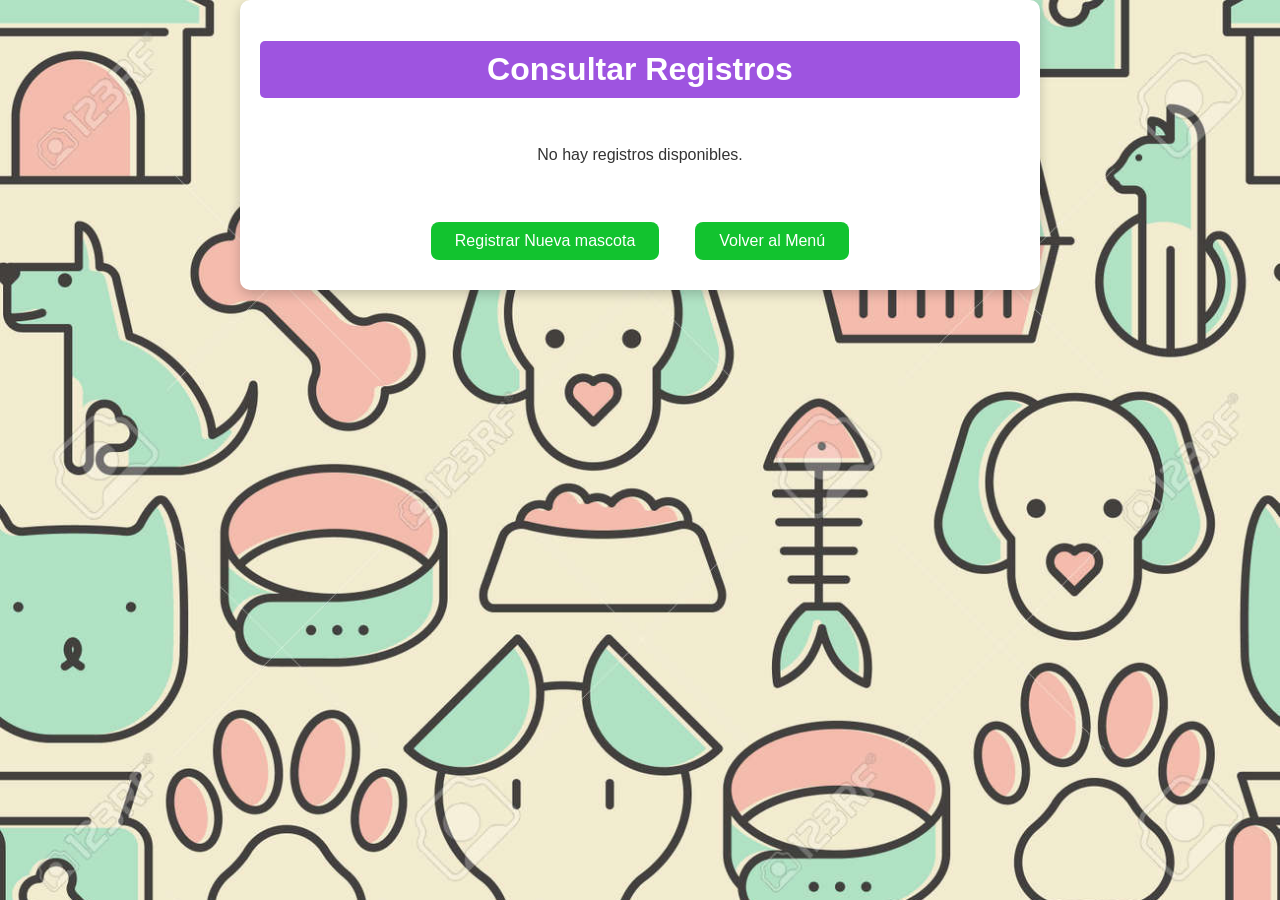
<file: consultar.html>
<!DOCTYPE html>
<html lang="es">
<head>
  <meta charset="UTF-8" />
  <meta name="viewport" content="width=device-width, initial-scale=1.0"/>
  <title>Consultar Registros</title>
  <link rel="stylesheet" href="style.css"/>
  <style>
    body {
    background-image: url('img/Fondo-I1.jpg');
    background-size: cover;
    background-repeat: no-repeat;
    background-attachment: fixed;
}
    .registro-lista {
      display: flex;
      flex-direction: column;
      gap: 1.5rem;
      margin-top: 2rem;
    }

    .registro-item {
      background-color: #f9f9f9;
      border: 1px solid #ccc;
      padding: 1.5rem;
      border-radius: 10px;
      box-shadow: 0 2px 5px rgba(0, 0, 0, 0.1);
    }

    .registro-item p {
      margin: 0.3rem 0;
      font-size: 1rem;
    }

    .registro-item button {
      margin-right: 0.5rem;
      margin-top: 1rem;
      padding: 0.4rem 1rem;
      border: none;
      border-radius: 5px;
      background-color: #0aa3db;
      color: white;
      cursor: pointer;
      transition: background-color 0.3s ease;
    }

    .registro-item button:hover {
      background-color: #5c0fdf;
    }

    .registro-item button:last-child {
      background-color: #c62828;
    }

    .registro-item button:last-child:hover {
      background-color: #b71c1c;
    }

    .buttons {
      margin-top: 2rem;
      display: flex;
      gap: 1rem;
      justify-content: center;
    }

    .buttons button {
      padding: 0.6rem 1.5rem;
      font-size: 1rem;
      border: none;
      border-radius: 8px;
      background-color: #12c32f;
      color: white;
      cursor: pointer;
      transition: background-color 0.3s ease;
    }

    .buttons button:hover {
      background-color: #7e19a6;
    }
  </style>
</head>
<body> 
  <div class="container">
    <header>
      <h1 style="text-align: center;">Consultar Registros</h1>
    </header>

    <section id="registrosList" class="registro-lista">
      <!-- Aquí se mostrarán los registros -->
    </section>

    <div class="buttons">
      <button onclick="window.location.href='registro.html'">Registrar Nueva mascota</button>
      <button onclick="window.location.href='index.html'">Volver al Menú</button>
    </div>
  </div>

  <script>
    document.addEventListener('DOMContentLoaded', () => {
      const registros = JSON.parse(localStorage.getItem('peludos')) || [];
      const registrosList = document.getElementById('registrosList');

      if (registros.length === 0) {
        registrosList.innerHTML = "<p style='text-align:center;'>No hay registros disponibles.</p>";
        return;
      }

      registros.forEach((registro, index) => {
        const div = document.createElement('div');
        div.classList.add('registro-item');
        div.innerHTML = `
          <p><strong>Nombre:</strong> ${registro.nombre}</p>
          <p><strong>Edad:</strong> ${registro.edad}</p>
          <p><strong>Raza:</strong> ${registro.Raza || 'N/A'}</p>
          <div class="acciones">
            <button onclick="verRegistro(${index})">Ver</button>
            <button onclick="editarRegistro(${index})">Editar</button>
            <button onclick="eliminarRegistro(${index})">Eliminar</button>
          </div>
        `;
        registrosList.appendChild(div);
      });
    });

    function verRegistro(index) {
      localStorage.setItem('verIndex', index);
      window.location.href = 'ver.html';
    }

    function editarRegistro(index) {
      window.location.href = `registro.html?index=${index}`;
    }

    function eliminarRegistro(index) {
      if (confirm("¿Estás seguro de que deseas eliminar este registro?")) {
        const registros = JSON.parse(localStorage.getItem('peludos')) || [];
        registros.splice(index, 1);
        localStorage.setItem('peludos', JSON.stringify(registros));
        location.reload(); // Recarga la página para reflejar los cambios
      }
    }
  </script>
</body>
</html>
</file>
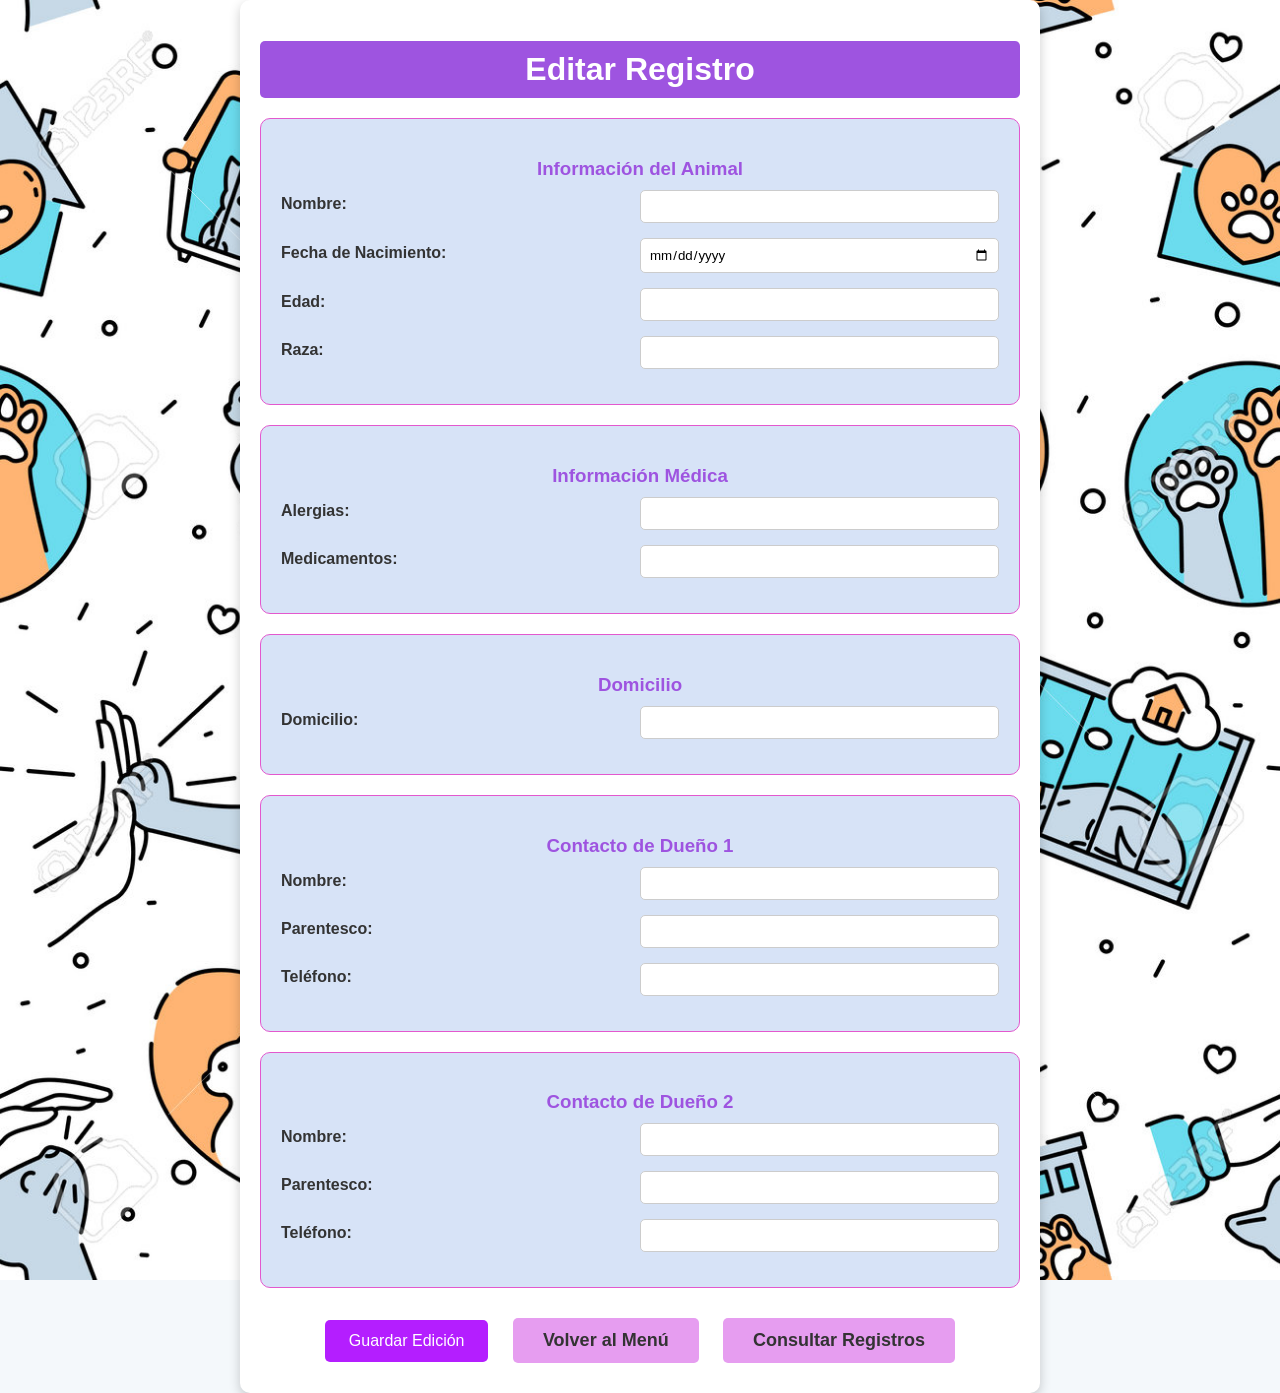
<file: editar.html>
<!DOCTYPE html>
<html lang="es">
<head>
  <meta charset="UTF-8" />
  <meta name="viewport" content="width=device-width, initial-scale=1.0"/>
  <title>Editar Registro</title>
  <link rel="stylesheet" href="style.css"/>
  <style>
    body {
    background-image: url('img/Fondo-I3.jpg');
    background-size: cover;
    background-repeat: no-repeat;
    background-attachment: fixed;
}
  </style>
</head>
<body>
  <div class="container">
    <h1>Editar Registro</h1>
    <form id="formularioEditar">
      <!-- Información general -->
      <div class="info-section">
        <h3>Información del Animal</h3>
        <div class="row">
          <label for="nombre">Nombre:</label>
          <input type="text" id="nombre" required />
        </div>
        <div class="row">
          <label for="fecha_nacimiento">Fecha de Nacimiento:</label>
          <input type="date" id="fecha_nacimiento" required />
        </div>
        <div class="row">
          <label for="edad">Edad:</label>
          <input type="number" id="edad" required />
        </div>
        <div class="row">
          <label for="Raza">Raza:</label>
          <input type="text" id="Raza" required />
        </div>
      </div>

      <!-- Información médica -->
      <div class="info-section">
        <h3>Información Médica</h3>
        <div class="row">
          <label for="alergias">Alergias:</label>
          <input type="text" id="alergias" />
        </div>
        <div class="row">
          <label for="medicamentos">Medicamentos:</label>
          <input type="text" id="medicamentos" />
        </div>
      </div>

      <!-- Información de domicilio -->
      <div class="info-section">
        <h3>Domicilio</h3>
        <div class="row">
          <label for="domicilio">Domicilio:</label>
          <input type="text" id="domicilio" required />
        </div>
      </div>

      <!-- Contacto 1 -->
      <div class="info-section">
        <h3>Contacto de Dueño 1</h3>
        <div class="row">
          <label for="contacto1_nombre">Nombre:</label>
          <input type="text" id="contacto1_nombre" />
        </div>
        <div class="row">
          <label for="contacto1_parentesco">Parentesco:</label>
          <input type="text" id="contacto1_parentesco" />
        </div>
        <div class="row">
          <label for="contacto1_telefono">Teléfono:</label>
          <input type="text" id="contacto1_telefono" />
        </div>
      </div>

      <!-- Contacto 2 -->
      <div class="info-section">
        <h3>Contacto de Dueño 2</h3>
        <div class="row">
          <label for="contacto2_nombre">Nombre:</label>
          <input type="text" id="contacto2_nombre" />
        </div>
        <div class="row">
          <label for="contacto2_parentesco">Parentesco:</label>
          <input type="text" id="contacto2_parentesco" />
        </div>
        <div class="row">
          <label for="contacto2_telefono">Teléfono:</label>
          <input type="text" id="contacto2_telefono" />
        </div>
      </div>

      <!-- Botones -->
      <div class="buttons">
        <button type="submit">Guardar Edición</button>
        <button type="button" class="regresar-btn" onclick="window.location.href='index.html'">
          Volver al Menú
        </button>
        <button type="button" onclick="window.location.href='consultar.html'" class="regresar-btn">Consultar Registros</button>
      </div>
    </form>
  </div>

  <script src="editar.js"></script>
</body>
</html>
</file>
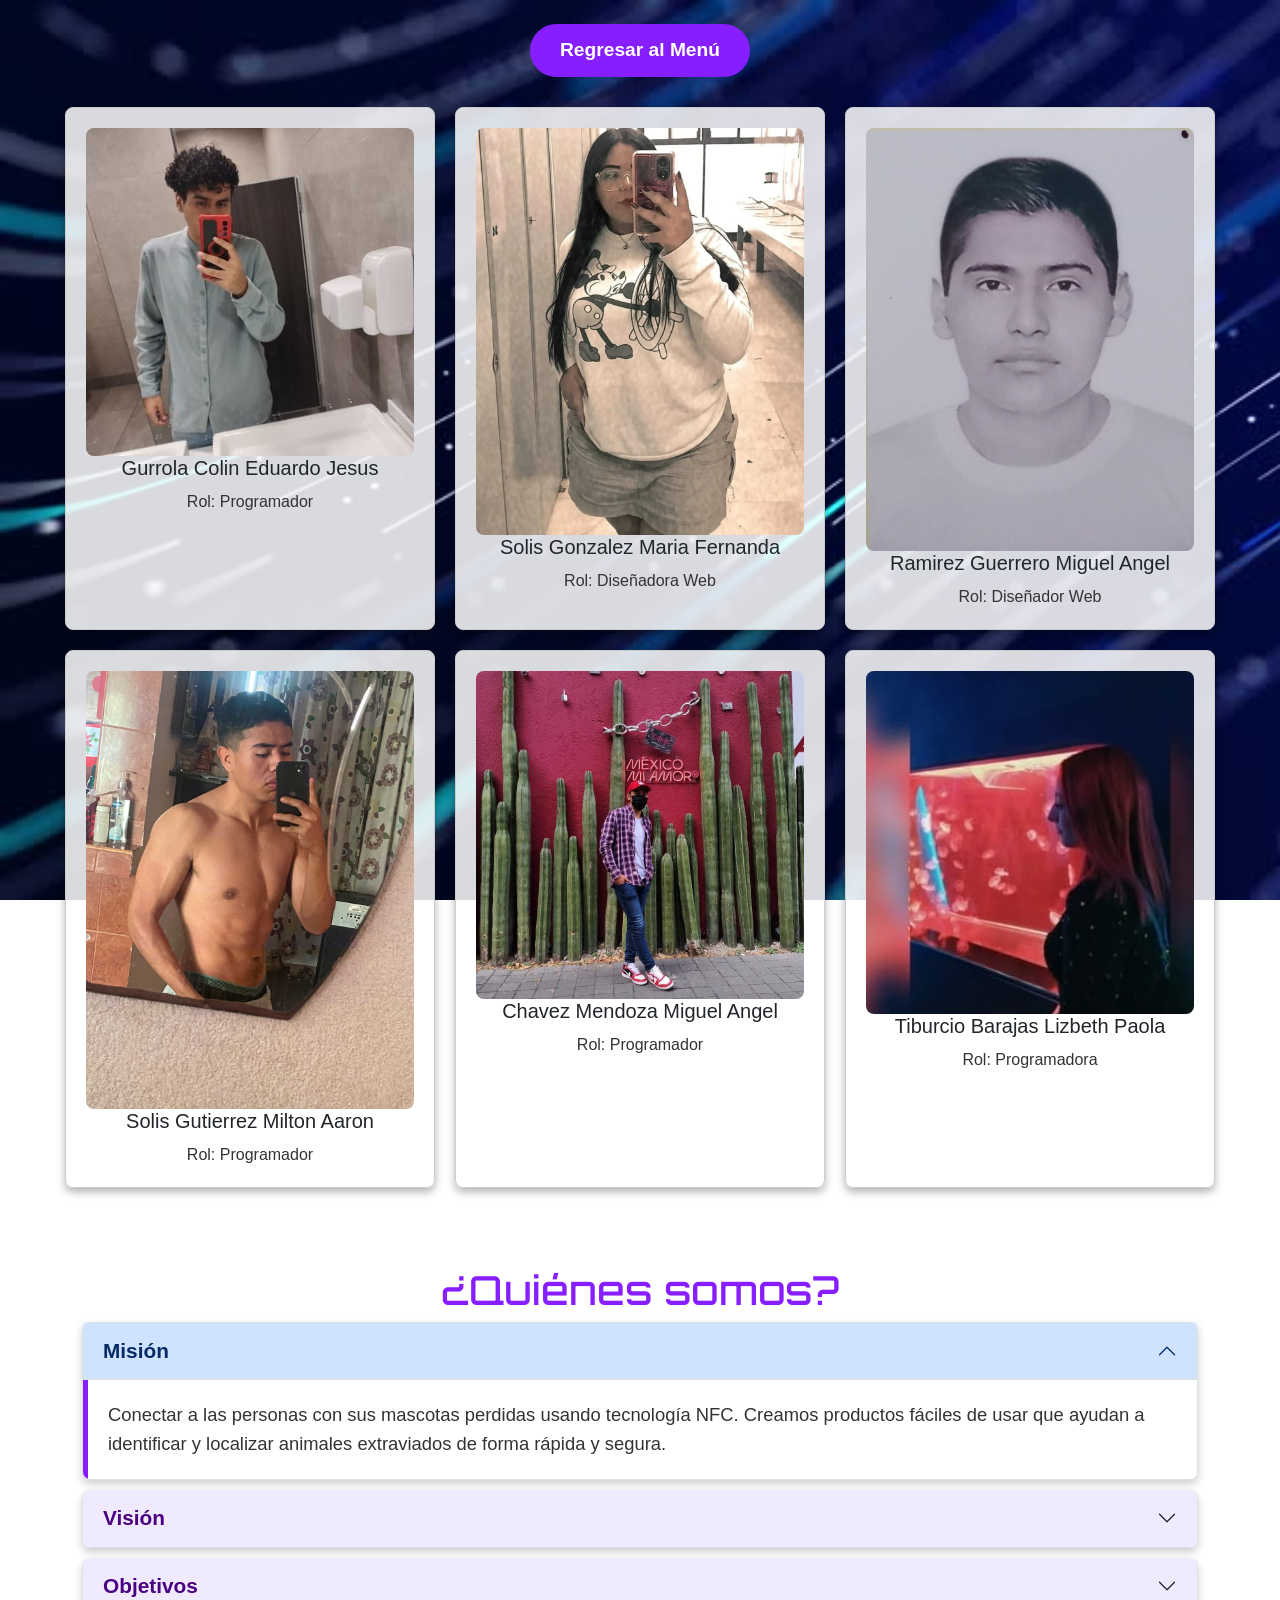
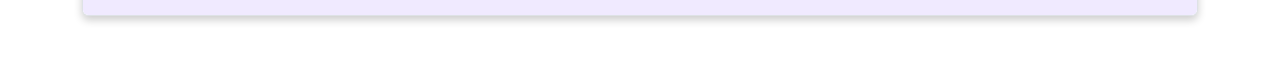
<file: integrantes.html>
<!Doctype html>
<html lang="es">
<head>
  <meta charset="utf-8">
  <title>Equipo HuellaNFC</title>

  <!-- Bootstrap -->
  <link href="https://cdn.jsdelivr.net/npm/bootstrap@5.0.2/dist/css/bootstrap.min.css" rel="stylesheet">

  <!-- Google Fonts -->
  <link href="https://fonts.googleapis.com/css2?family=Orbitron:wght@400..900&display=swap" rel="stylesheet">

  <!-- Estilos personalizados -->
  <style>
    body {
      margin: 0;
            padding: 0;
            background-image: url("img/Fondo-I2.jpg");
            background-size: cover;
            background-repeat: no-repeat;
            background-attachment: fixed;
            font-family: Arial, sans-serif;
    }

    .btn-custom {
      background-color: #871eff;
      color: white;
      font-size: 1.2rem;
      font-weight: bold;
      padding: 12px 30px;
      border-radius: 50px;
      border: none;
      transition: background-color 0.3s, transform 0.3s;
    }

    .btn-custom:hover {
      background-color: #6f00d5;
      transform: scale(1.05);
    }
    
    .section-title {
      font-family: 'Orbitron', sans-serif;
      font-size: 40px;
      text-align: center;
      margin-top: 40px;
      color: #871eff;
    }

    .section-content {
      font-family: 'Arial', sans-serif;
      text-align: center;
      font-size: 1.2rem;
      margin-top: 20px;
      color: #333;
    }

    .card-custom {
      background-color: #fff;
      border-radius: 15px;
      border: 1px solid #ddd;
      padding: 30px;
      box-shadow: 0 6px 12px rgba(0, 0, 0, 0.1);
      margin: 30px auto;
      max-width: 900px;
    }

    .contenedor {
            display: flex;
            justify-content: center;
            flex-wrap: wrap;
            gap: 20px;
            padding: 30px;
        }

        .cuadro {
            background-color: rgba(255, 255, 255, 0.85); /* Fondo claro semitransparente */
            border: 1px solid #ccc;
            border-radius: 8px;
            padding: 20px;
            width: 370px;
            text-align: center;
            box-shadow: 0 4px 8px rgba(0, 0, 0, 0.3);
            transition: transform 0.3s ease, box-shadow 0.3s ease;
        }

        .cuadro:hover {
            transform: translateY(-10px);
            box-shadow: 0 8px 16px rgba(0, 0, 0, 0.5);
        }

        .cuadro img {
            width: 100%;
            height: auto;
            border-radius: 8px;
        }

        .cuadro p {
            margin: 10px 0 0;
            color: #333;
        }

        h1 {
            text-align: center;
            color: white;
            padding-top: 20px;
        }

         /* Estilo para acordeón interactivo */
    .accordion-button {
      font-size: 1.3rem;
      background-color: #f0eaff;
      color: #4a0080;
      font-weight: bold;
      transition: background-color 0.3s ease;
    }
 
    .accordion-button:hover {
      background-color: #e0d4ff;
    }
 
    .accordion-body {
      font-size: 1.15rem;
      background-color: rgba(255, 255, 255, 0.95);
      color: #333;
      border-left: 5px solid #871eff;
      padding: 20px;
      line-height: 1.6;
    }
 
    .accordion-item {
      margin-bottom: 10px;
      border-radius: 8px;
      overflow: hidden;
      box-shadow: 0 4px 8px rgba(0, 0, 0, 0.2);
    }
 
    .accordion-body ul {
      padding-left: 20px;
    }
 
    .accordion-body li {
      margin-bottom: 10px;
    }
        
  </style>
</head>

<body>
  <!-- Botón de regreso -->
  <div class="container mt-4 text-center">
    <a href="index.html" class="btn btn-custom">Regresar al Menú</a>
  </div>

  <!-- Tarjetas individuales de los integrantes -->
  <div class="contenedor">
    <div class="cuadro">
      <img src="img/colin.jpg" class="card-img-top" alt="Gurrola Colin Eduardo Jesus" width="250" height="250">
      <div class="card-body">
        <h5 class="card-title">Gurrola Colin Eduardo Jesus</h5>
        <p class="card-text">Rol: Programador</p>
      </div>
    </div>
  
    <div class="cuadro">
      <img src="img/scar.jpeg" class="card-img-top" alt="Solis Gonzalez Maria Fernanda" width="250" height="250">
      <div class="card-body">
        <h5 class="card-title">Solis Gonzalez Maria Fernanda</h5>
        <p class="card-text">Rol: Diseñadora Web</p>
      </div>
    </div>
  
    <div class="cuadro">
      <img src="img/buki.jpg" class="card-img-top" alt="Ramirez Guerrero Miguel Angel" width="250" height="250">
      <div class="card-body">
        <h5 class="card-title">Ramirez Guerrero Miguel Angel</h5>
        <p class="card-text">Rol: Diseñador Web</p>
      </div>
    </div>
  
    <div class="cuadro">
      <img src="img/yo.jpeg" class="card-img-top" alt="Solis Gutierrez Milton Aaron" width="250" height="250">
      <div class="card-body">
        <h5 class="card-title">Solis Gutierrez Milton Aaron</h5>
        <p class="card-text">Rol: Programador</p>
      </div>
    </div>
  
    <div class="cuadro">
      <img src="img/migue.jpeg" class="card-img-top" alt="Chavez Mendoza Miguel Angel" width="250" height="250">
      <div class="card-body">
        <h5 class="card-title">Chavez Mendoza Miguel Angel</h5>
        <p class="card-text">Rol: Programador</p>
      </div>
    </div>
  
    <div class="cuadro">
      <img src="img/liz.jpeg" class="card-img-top" alt="Tiburcio Barajas Lizbeth Paola" width="250" height="250">
      <div class="card-body">
        <h5 class="card-title">Tiburcio Barajas Lizbeth Paola</h5>
        <p class="card-text">Rol: Programadora</p>
      </div>
    </div>
  </div>

  <!-- Sección interactiva: Misión, Visión y Objetivos -->
  <div class="container my-5">
    <h2 class="section-title">¿Quiénes somos?</h2>
    <div class="accordion" id="infoAcordeon">
      <!-- Misión -->
      <div class="accordion-item">
        <h2 class="accordion-header" id="misionHeading">
          <button class="accordion-button" type="button" data-bs-toggle="collapse" data-bs-target="#mision" aria-expanded="true" aria-controls="mision">
            Misión
          </button>
        </h2>
        <div id="mision" class="accordion-collapse collapse show" aria-labelledby="misionHeading" data-bs-parent="#infoAcordeon">
          <div class="accordion-body">
            Conectar a las personas con sus mascotas perdidas usando tecnología NFC. Creamos productos fáciles de usar que ayudan a identificar y localizar animales extraviados de forma rápida y segura.
          </div>
        </div>
      </div>
 
      <!-- Visión -->
      <div class="accordion-item">
        <h2 class="accordion-header" id="visionHeading">
          <button class="accordion-button collapsed" type="button" data-bs-toggle="collapse" data-bs-target="#vision" aria-expanded="false" aria-controls="vision">
            Visión
          </button>
        </h2>
        <div id="vision" class="accordion-collapse collapse" aria-labelledby="visionHeading" data-bs-parent="#infoAcordeon">
          <div class="accordion-body">
            Ser líderes en soluciones tecnológicas NFC para mascotas, haciendo que cada hogar tenga una forma innovadora y confiable de proteger a sus animales de compañía.
          </div>
        </div>
      </div>
 
      <!-- Objetivos -->
      <div class="accordion-item">
        <h2 class="accordion-header" id="objetivosHeading">
          <button class="accordion-button collapsed" type="button" data-bs-toggle="collapse" data-bs-target="#objetivos" aria-expanded="false" aria-controls="objetivos">
            Objetivos
          </button>
        </h2>
        <div id="objetivos" class="accordion-collapse collapse" aria-labelledby="objetivosHeading" data-bs-parent="#infoAcordeon">
          <div class="accordion-body">
            <ul>
              <li>Desarrollar productos NFC para facilitar la localización de mascotas.</li>
              <li>Brindar soluciones accesibles para dueños de mascotas preocupados por su seguridad.</li>
              <li>Innovar constantemente en el uso de tecnologías inteligentes.</li>
              <li>Promover el cuidado responsable y la identificación segura de animales.</li>
            </ul>
          </div>
        </div>
      </div>
    </div>
  </div>

  <!-- Bootstrap JS -->
  <script src="https://cdn.jsdelivr.net/npm/@popperjs/core@2.11.6/dist/umd/popper.min.js"></script> 
  <script src="https://cdn.jsdelivr.net/npm/bootstrap@5.0.2/dist/js/bootstrap.min.js"></script>
</body>
</html>
</file>
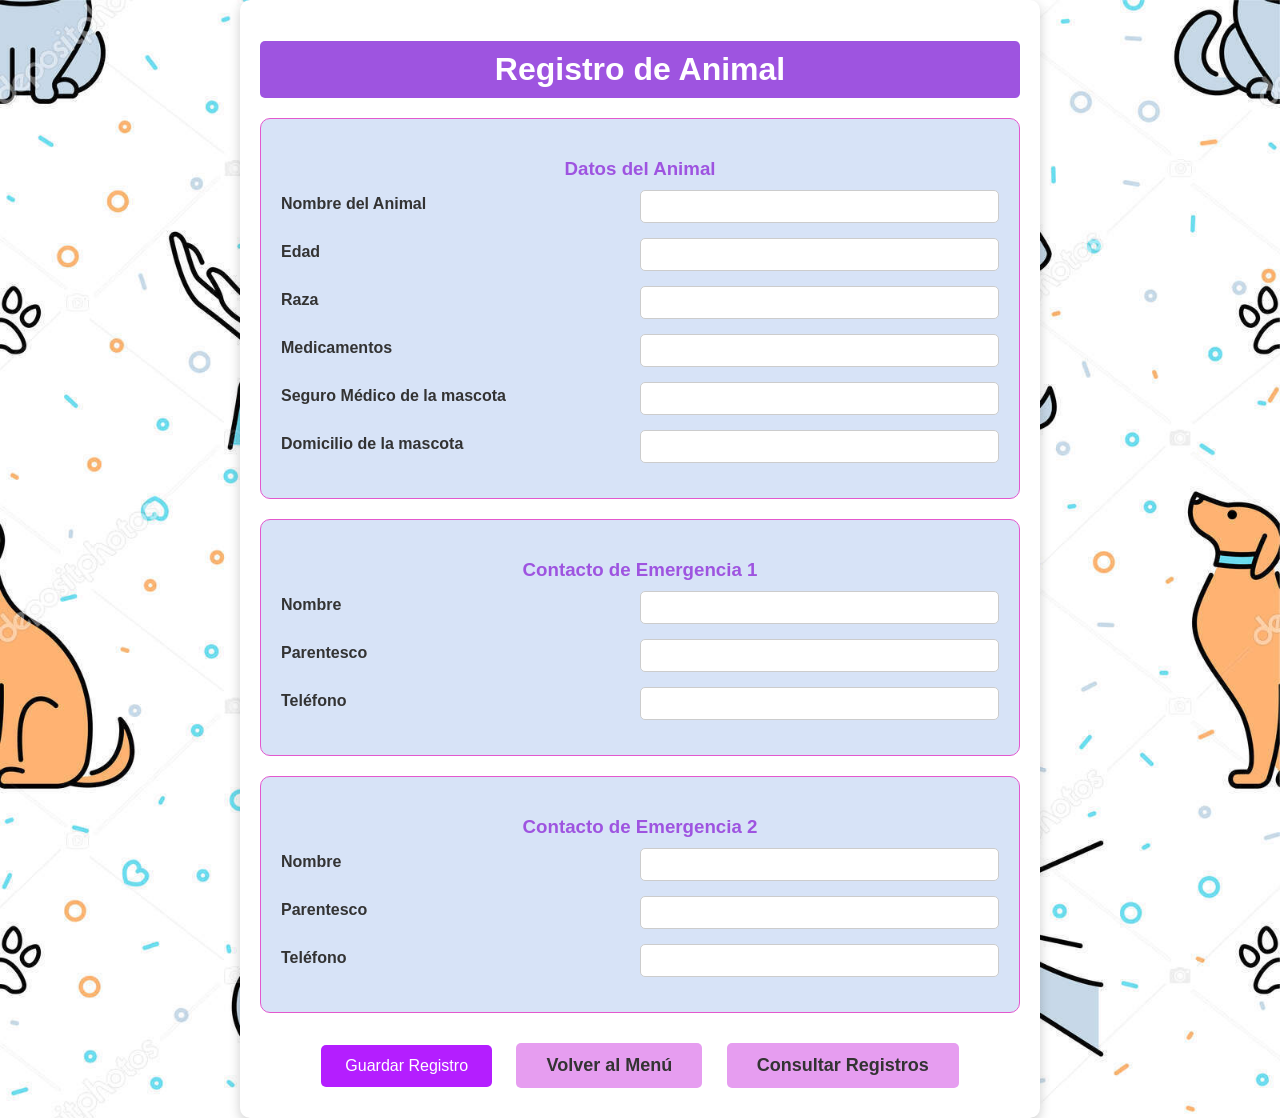
<file: registro.html>
<!DOCTYPE html>
<html lang="es">
<head>
  <meta charset="UTF-8" />
  <meta name="viewport" content="width=device-width, initial-scale=1.0"/>
  <title>Registro de Animal</title>
  <link rel="stylesheet" href="style.css" />
  <style>
    body {
    background-image: url('img/Fondo-I4.jpg');
    background-size: cover;
    background-repeat: no-repeat;
    background-attachment: fixed;
}
  </style>
</head>
<body>
  <div class="container">
    <header>
      <h1>Registro de Animal</h1>
    </header>

    <form id="registroForm">
      <!-- Datos del Animal -->
      <div class="info-section">
        <h3>Datos del Animal</h3>

        <div class="row">
          <label for="nombre">Nombre del Animal</label>
          <input type="text" id="nombre" name="nombre" required />
        </div>

        <div class="row">
          <label for="edad">Edad</label>
          <input type="number" id="edad" name="edad" required />
        </div>

        <div class="row">
          <label for="raza">Raza</label>
          <input type="text" id="raza" name="raza" />
        </div>

        <div class="row">
          <label for="medicamentos">Medicamentos</label>
          <input type="text" id="medicamentos" name="medicamentos" />
        </div>

        <div class="row">
          <label for="seguroMedico">Seguro Médico de la mascota </label>
          <input type="text" id="seguroMedico" name="seguroMedico" />
        </div>

        <div class="row">
          <label for="domicilio">Domicilio de la mascota</label>
          <input type="text" id="domicilio" name="domicilio" required />
        </div>
      </div>

      <!-- Contactos de Emergencia -->
      <div class="info-section">
        <h3>Contacto de Emergencia 1</h3>

        <div class="row">
          <label for="contacto1_nombre">Nombre</label>
          <input type="text" id="contacto1_nombre" name="contacto1_nombre" />
        </div>

        <div class="row">
          <label for="contacto1_parentesco">Parentesco</label>
          <input type="text" id="contacto1_parentesco" name="contacto1_parentesco" />
        </div>

        <div class="row">
          <label for="contacto1_telefono">Teléfono</label>
          <input type="tel" id="contacto1_telefono" name="contacto1_telefono" />
        </div>
      </div>

      <div class="info-section">
        <h3>Contacto de Emergencia 2</h3>

        <div class="row">
          <label for="contacto2_nombre">Nombre</label>
          <input type="text" id="contacto2_nombre" name="contacto2_nombre" />
        </div>

        <div class="row">
          <label for="contacto2_parentesco">Parentesco</label>
          <input type="text" id="contacto2_parentesco" name="contacto2_parentesco" />
        </div>

        <div class="row">
          <label for="contacto2_telefono">Teléfono</label>
          <input type="tel" id="contacto2_telefono" name="contacto2_telefono" />
        </div>
      </div>

      <div class="buttons">
        <button type="submit">Guardar Registro</button>
        <button type="button" onclick="window.location.href='index.html'" class="regresar-btn">Volver al Menú</button>
        <button type="button" onclick="window.location.href='consultar.html'" class="regresar-btn">Consultar Registros</button>
      </div>
    </form>
  </div>

  <script src="registro.js"></script>
</body>
</html>
</file>
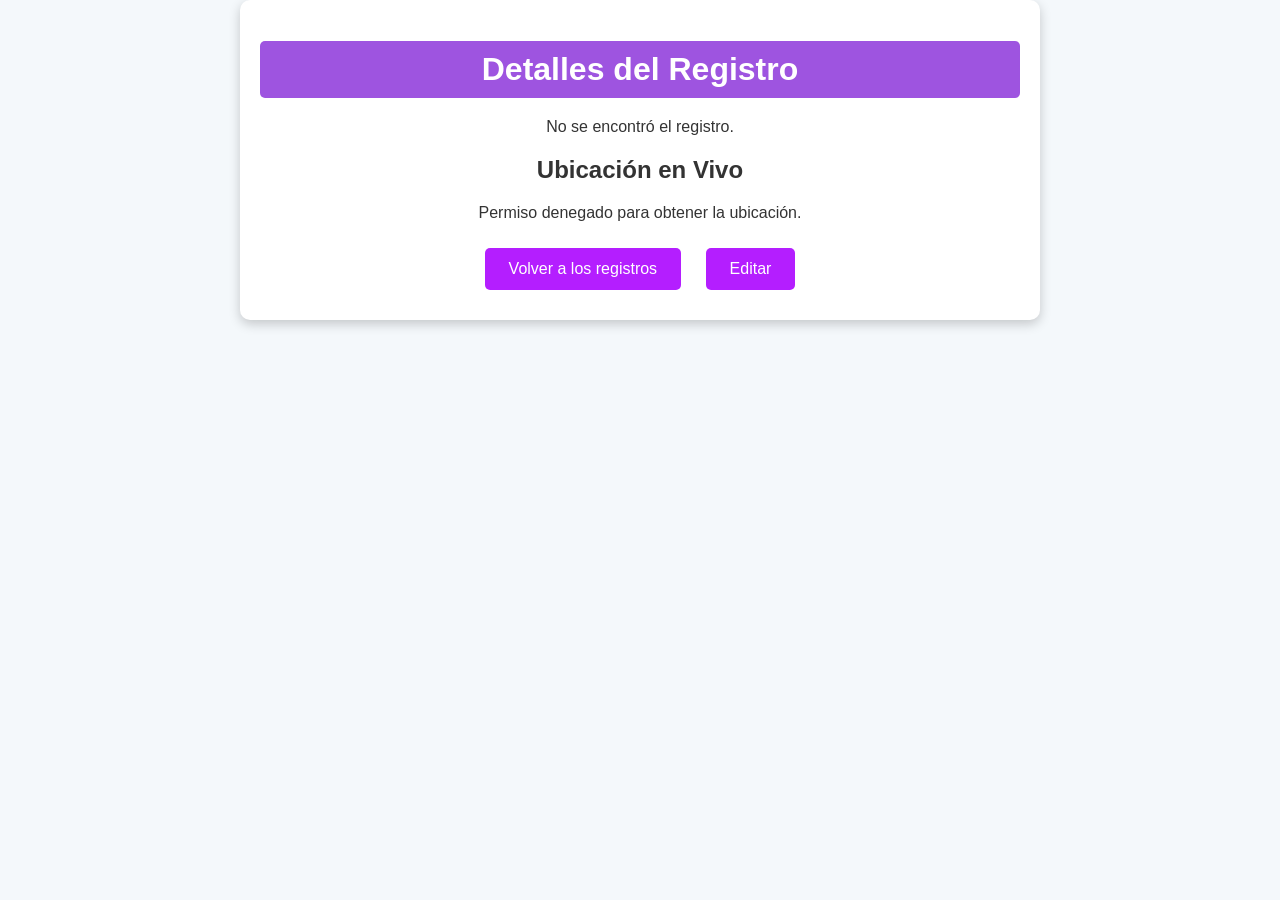
<file: ver.html>
<!DOCTYPE html>
<html lang="es">
<head>
  <meta charset="UTF-8">
  <meta name="viewport" content="width=device-width, initial-scale=1.0">
  <title>Ver Registro</title>
  <link rel="stylesheet" href="style.css">
  <style>
    #mapLink {
      display: none;
      margin-top: 10px;
    }
  </style>
</head>
<body>
  <div class="container">
    <h1>Detalles del Registro</h1>
    <div id="registroDetalle" class="registration-form"></div>

    <h2>Ubicación en Vivo</h2>
    <p id="ubicacionMensaje">Cargando ubicación...</p>
    <a id="mapLink" target="_blank">Ver ubicación en el mapa</a>

    <button onclick="window.location.href='consultar.html'">Volver a los registros</button>
    <button onclick="editarRegistro()">Editar</button>
  </div>

  <script src="ver.js"></script>
</body>
</html>
</file>
<file: style.css>
/* General body styling */
* {
  box-sizing: border-box;
  font-family: 'Poppins', sans-serif; /* Cambié la fuente a Poppins */
}

body {
  background-color: #f4f8fb; /* Fondo suave */
  margin: 0;
  padding: 0;
  color: #333;
}

/* Contenedor principal */
.container {
  background-color: #ffffff;
  border-radius: 10px;
  padding: 20px;
  width: 90%;
  max-width: 800px;
  text-align: center;
  box-shadow: 0px 4px 12px rgba(0, 0, 0, 0.2);
  margin: 0 auto;
}

/* Títulos */
h1 {
  background-color: #9e54e0; /* Azul fresco */
  color: white;
  padding: 10px;
  border-radius: 5px;
  margin-bottom: 20px;
}

h3 {
  color: #9e54e0; /* Azul oscuro para los subtítulos */
  margin-bottom: 10px;
}

/* Estilo de la sección de información */
.info-section {
  background-color: #d7e3f7; /* Color de fondo suave */
  padding: 20px;
  margin-bottom: 20px;
  border-radius: 10px;
  border: 1px solid #e358ce; /* Borde azul */
}

/* Filas dentro de los formularios */
.row {
  display: flex;
  justify-content: space-between;
  align-items: center;
  margin-bottom: 15px;
  flex-wrap: wrap;
}

.row label {
  width: 45%;
  font-weight: bold;
  margin-bottom: 5px;
  text-align: left;
}

.row input {
  width: 50%;
  padding: 8px;
  border-radius: 5px;
  border: 1px solid #ccc;
}

/* Botones */
.buttons {
  margin-top: 20px;
}
 
button {
  background-color: #b41eff; /* Azul brillante para botones */
  color: white;
  border: none;
  padding: 12px 24px;
  margin: 10px;
  border-radius: 5px;
  cursor: pointer;
  font-size: 16px;
  transition: background-color 0.3s;
}

button:hover {
  background-color: #e69df0; /* Azul claro al pasar el mouse */
}

button:active {
  background-color: #b41eff; /* Azul más oscuro al hacer clic */
}

button:focus {
  outline: none;
}

/* Estilo para el botón de regreso */
.regresar-btn {
  background-color: #e69df0; /* Amarillo brillante para el botón de regreso */
  color: #333; /* Texto oscuro */
  font-size: 18px;
  padding: 12px 30px;
  border-radius: 5px;
  font-weight: bold;
  transition: background-color 0.3s, transform 0.3s;
}

.regresar-btn:hover {
  background-color: #28e6ff; /* Amarillo más oscuro al pasar el mouse */
  transform: translateY(-5px); /* Efecto de elevación al pasar el mouse */
}

.regresar-btn:active {
  transform: translateY(0); /* Restablecer el efecto al hacer clic */
}

/* Sección de registro */
.registro {
  background-color: #e3f7e3; /* Fondo verde suave para secciones de registro */
  padding: 10px;
  border-radius: 5px;
  margin-bottom: 10px;
  border: 1px solid #2b8a3e;
}

.registro button {
  background-color: #2b8a3e; /* Botón verde para registro */
  color: white;
  margin-top: 5px;
}

.registro button:hover {
  background-color: #357a46; /* Verde más oscuro al pasar el mouse */
}

/* Header (Navigation bar) */
.menu {
  background: linear-gradient(90deg, #6a0dad, #b41eff, #e69df0);
  background-size: 300% 300%;
  animation: gradientAnimation 8s ease infinite;
  padding: 20px;
  position: sticky;
  top: 0;
  width: 100%;
  z-index: 10;
  box-shadow: 0 4px 6px rgba(0, 0, 0, 0.1); /* Sombra sutil */
}

@keyframes gradientAnimation {
  0% {
    background-position: 0% 50%;
  }
  50% {
    background-position: 100% 50%;
  }
  100% {
    background-position: 0% 50%;
  }
}

.menu__container {
  display: flex;
  justify-content: center; /* Centrado de los elementos */
  align-items: center;
  width: 100%;
}

.menu__logo img {
  height: 60px; /* Aumentamos el tamaño del logo */
  width: auto;
  transition: transform 0.3s ease;
}

.menu__logo img:hover {
  transform: scale(1.1); /* Efecto de aumento del logo al pasar el cursor */
}

.menu__links {
  list-style: none;
  display: flex;
  gap: 30px; /* Más espacio entre los elementos del menú */
}

.menu__item {
  font-size: 1.2rem; /* Aumentamos el tamaño de los elementos del menú */
  font-weight: 600; /* Negrita para que sea más destacado */
}

.menu__link {
  color: white;
  text-decoration: none;
  transition: color 0.3s ease, transform 0.3s ease;
}

.menu__link:hover {
  color: #ffdd57; /* Color amarillo cuando el cursor pasa por encima */
  transform: translateY(-5px); /* Sutil movimiento hacia arriba */
}

/* Mobile Navigation */
.menu__hamburguer {
  display: none;
  flex-direction: column;
  gap: 4px;
  cursor: pointer;
}

.menu__img {
  width: 30px;
}

@media (max-width: 768px) {
  .menu__links {
      display: none;
      flex-direction: column;
      gap: 20px;
  }

  .menu__links.active {
      display: flex;
  }

  .menu__hamburguer {
      display: flex;
  }

  /* Responsive Design for the container */
  .container {
      padding: 15px;
  }

  .row {
      flex-direction: column;
      align-items: flex-start;
  }

  .row label, .row input {
      width: 100%;
      margin-bottom: 10px;
  }

  button {
      width: 100%; /* Los botones ocuparán el 100% del ancho */
      padding: 12px;
      font-size: 16px;
  }

  .regresar-btn {
      font-size: 16px;
      padding: 10px 25px;
  }

  /* Footer */
  footer {
      padding: 10px;
  }
}

/* Footer */
footer {
  background-color: #074b62;
  color: white;
  text-align: center;
  padding: 15px 0;
  position: relative;
  bottom: 0;
  width: 100%;
}

/* Social Media Links */
.social-links {
  display: flex;
  justify-content: center;
  margin-top: 20px;
}

.social-icon {
  font-size: 24px;
  margin: 0 15px;
  color: #1e90ff; /* Azul brillante */
  transition: color 0.3s;
}

.social-icon:hover {
  color: #63aef7; /* Azul claro cuando se pasa el cursor */
}

.nav-link {
  color: black !important; /* Cambia el color de los enlaces a negro */
  font-size: 1.8rem; /* Aumenta el tamaño de las letras */
}

.testimonial-img {
  width: 550px; /* Ajusta el ancho de las imágenes */
  height: 400px; /* Ajusta la altura de las imágenes */
  object-fit: cover; /* Asegura que las imágenes mantengan proporciones */
  margin: 0 auto; /* Centra las imágenes dentro del carrusel */
}

.card h-100 {
  background-color: rgba(255, 255, 255, 0.85); /* fondo blanco semitransparente */
  border: 1px solid #ccc;
  border-radius: 8px;
  padding: 20px;
  width: 250px;
  text-align: center;
  box-shadow: 0 4px 8px rgba(0, 0, 0, 0.3);
  transition: transform 0.3s ease, box-shadow 0.3s ease;
}

.card h-100:hover {
  transform: translateY(-10px);
  box-shadow: 0 8px 16px rgba(0, 0, 0, 0.5);
}
</file>
